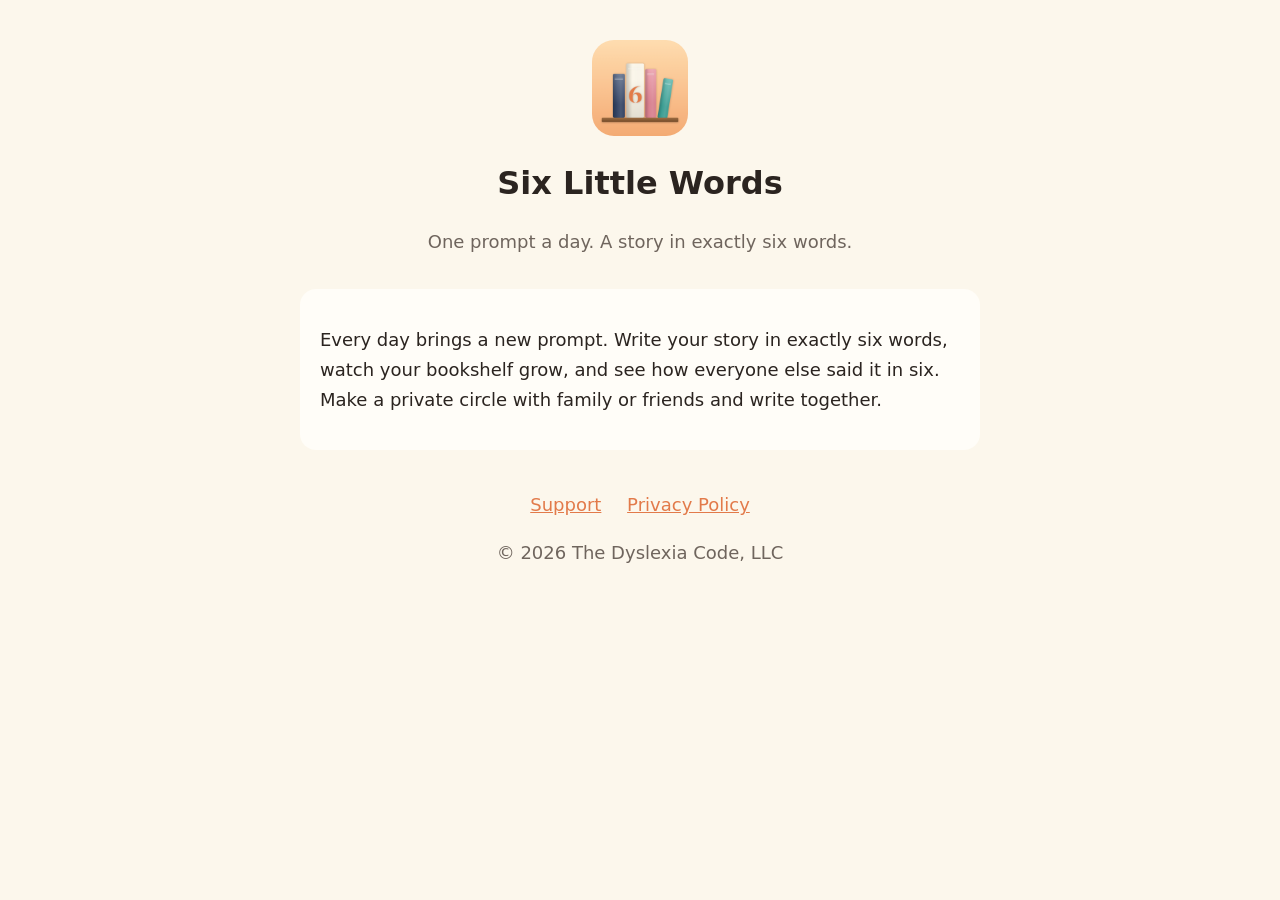
<file: index.html>
<!doctype html>
<html lang="en"><head><meta charset="utf-8"><meta name="viewport" content="width=device-width, initial-scale=1">
<title>Six Little Words</title><link rel="stylesheet" href="style.css"></head>
<body><main>
<header><img src="icon.png" alt="Six Little Words app icon"><h1>Six Little Words</h1>
<p class="muted">One prompt a day. A story in exactly six words.</p></header>
<div class="card"><p>Every day brings a new prompt. Write your story in exactly six words, watch your bookshelf grow, and see how everyone else said it in six. Make a private circle with family or friends and write together.</p></div>
<nav><a href="support.html">Support</a> <a href="privacy.html">Privacy Policy</a></nav>
<p class="muted" style="text-align:center">© 2026 The Dyslexia Code, LLC</p>
</main></body></html>
</file>
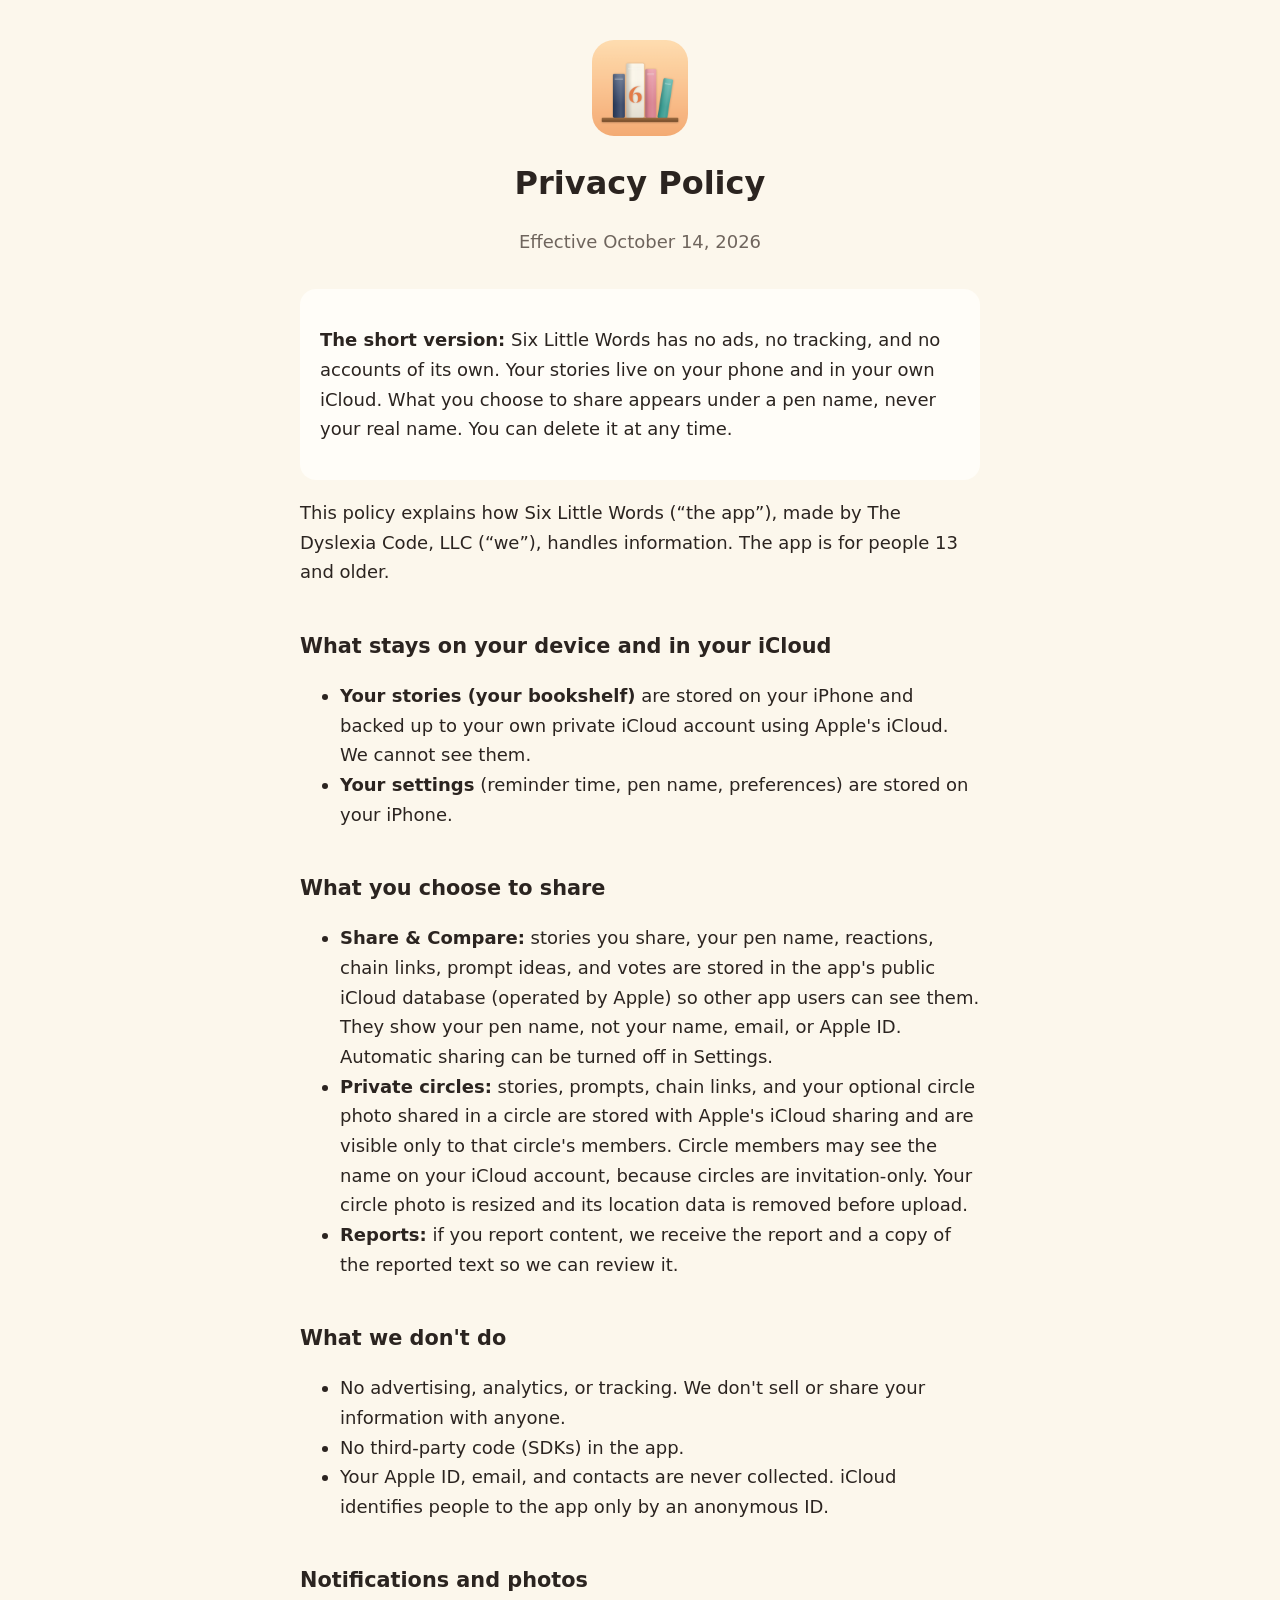
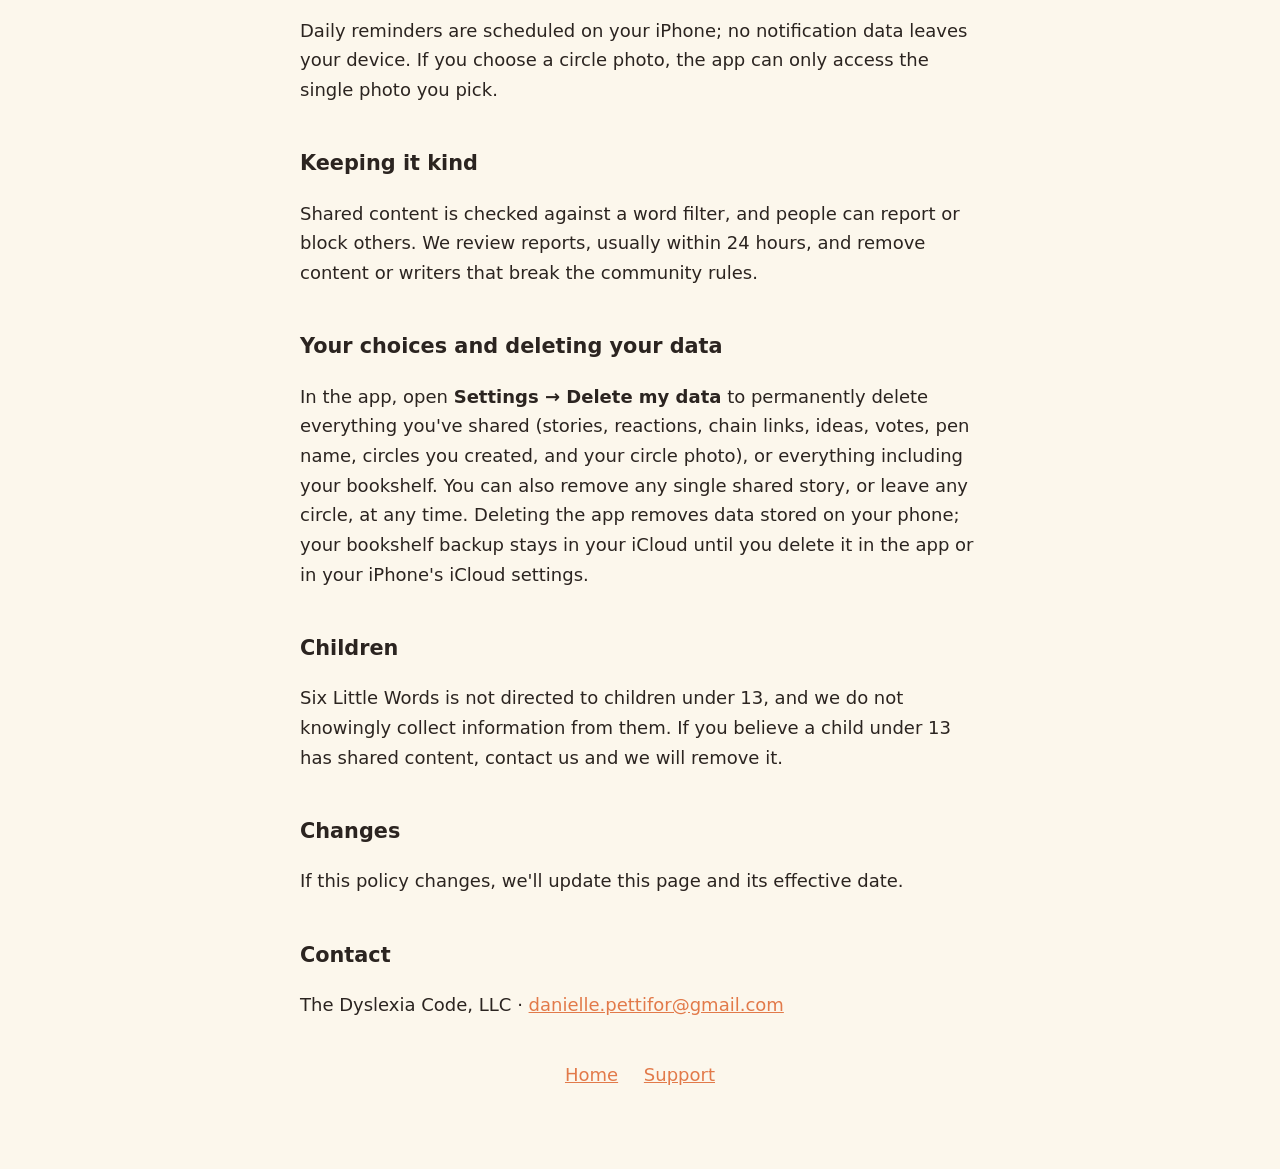
<file: privacy.html>
<!doctype html>
<html lang="en"><head><meta charset="utf-8"><meta name="viewport" content="width=device-width, initial-scale=1">
<title>Six Little Words Privacy Policy</title><link rel="stylesheet" href="style.css"></head>
<body><main>
<header><img src="icon.png" alt=""><h1>Privacy Policy</h1><p class="muted">Effective October 14, 2026</p></header>

<div class="card"><p><strong>The short version:</strong> Six Little Words has no ads, no tracking, and no accounts of its own. Your stories live on your phone and in your own iCloud. What you choose to share appears under a pen name, never your real name. You can delete it at any time.</p></div>

<p>This policy explains how Six Little Words (“the app”), made by The Dyslexia Code, LLC (“we”), handles information. The app is for people 13 and older.</p>

<h2>What stays on your device and in your iCloud</h2>
<ul>
<li><strong>Your stories (your bookshelf)</strong> are stored on your iPhone and backed up to your own private iCloud account using Apple's iCloud. We cannot see them.</li>
<li><strong>Your settings</strong> (reminder time, pen name, preferences) are stored on your iPhone.</li>
</ul>

<h2>What you choose to share</h2>
<ul>
<li><strong>Share &amp; Compare:</strong> stories you share, your pen name, reactions, chain links, prompt ideas, and votes are stored in the app's public iCloud database (operated by Apple) so other app users can see them. They show your pen name, not your name, email, or Apple ID. Automatic sharing can be turned off in Settings.</li>
<li><strong>Private circles:</strong> stories, prompts, chain links, and your optional circle photo shared in a circle are stored with Apple's iCloud sharing and are visible only to that circle's members. Circle members may see the name on your iCloud account, because circles are invitation-only. Your circle photo is resized and its location data is removed before upload.</li>
<li><strong>Reports:</strong> if you report content, we receive the report and a copy of the reported text so we can review it.</li>
</ul>

<h2>What we don't do</h2>
<ul>
<li>No advertising, analytics, or tracking. We don't sell or share your information with anyone.</li>
<li>No third-party code (SDKs) in the app.</li>
<li>Your Apple ID, email, and contacts are never collected. iCloud identifies people to the app only by an anonymous ID.</li>
</ul>

<h2>Notifications and photos</h2>
<p>Daily reminders are scheduled on your iPhone; no notification data leaves your device. If you choose a circle photo, the app can only access the single photo you pick.</p>

<h2>Keeping it kind</h2>
<p>Shared content is checked against a word filter, and people can report or block others. We review reports, usually within 24 hours, and remove content or writers that break the community rules.</p>

<h2>Your choices and deleting your data</h2>
<p>In the app, open <strong>Settings → Delete my data</strong> to permanently delete everything you've shared (stories, reactions, chain links, ideas, votes, pen name, circles you created, and your circle photo), or everything including your bookshelf. You can also remove any single shared story, or leave any circle, at any time. Deleting the app removes data stored on your phone; your bookshelf backup stays in your iCloud until you delete it in the app or in your iPhone's iCloud settings.</p>

<h2>Children</h2>
<p>Six Little Words is not directed to children under 13, and we do not knowingly collect information from them. If you believe a child under 13 has shared content, contact us and we will remove it.</p>

<h2>Changes</h2>
<p>If this policy changes, we'll update this page and its effective date.</p>

<h2>Contact</h2>
<p>The Dyslexia Code, LLC · <a href="mailto:danielle.pettifor@gmail.com?subject=Six%20Little%20Words%20Privacy">danielle.pettifor@gmail.com</a></p>

<nav><a href="index.html">Home</a> <a href="support.html">Support</a></nav>
</main></body></html>
</file>
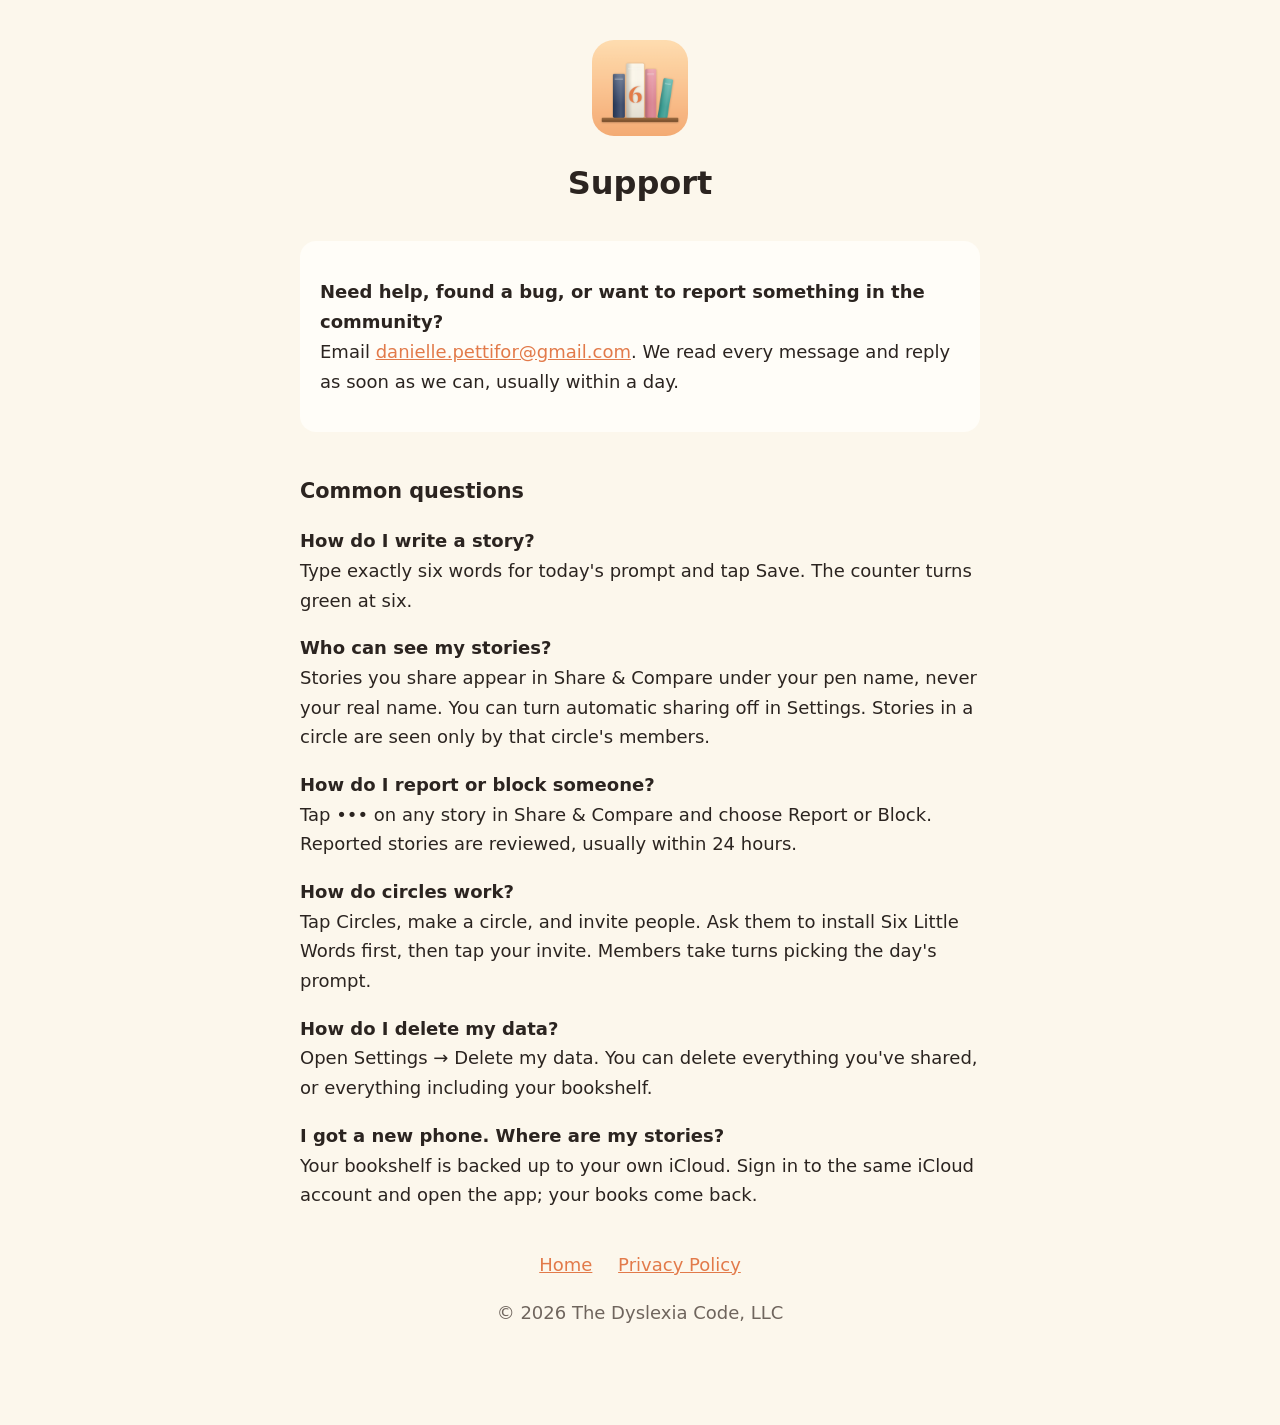
<file: support.html>
<!doctype html>
<html lang="en"><head><meta charset="utf-8"><meta name="viewport" content="width=device-width, initial-scale=1">
<title>Six Little Words Support</title><link rel="stylesheet" href="style.css"></head>
<body><main>
<header><img src="icon.png" alt=""><h1>Support</h1></header>

<div class="card"><p><strong>Need help, found a bug, or want to report something in the community?</strong><br>
Email <a href="mailto:danielle.pettifor@gmail.com?subject=Six%20Little%20Words">danielle.pettifor@gmail.com</a>. We read every message and reply as soon as we can, usually within a day.</p></div>

<h2>Common questions</h2>
<p><strong>How do I write a story?</strong><br>Type exactly six words for today's prompt and tap Save. The counter turns green at six.</p>
<p><strong>Who can see my stories?</strong><br>Stories you share appear in Share &amp; Compare under your pen name, never your real name. You can turn automatic sharing off in Settings. Stories in a circle are seen only by that circle's members.</p>
<p><strong>How do I report or block someone?</strong><br>Tap ••• on any story in Share &amp; Compare and choose Report or Block. Reported stories are reviewed, usually within 24 hours.</p>
<p><strong>How do circles work?</strong><br>Tap Circles, make a circle, and invite people. Ask them to install Six Little Words first, then tap your invite. Members take turns picking the day's prompt.</p>
<p><strong>How do I delete my data?</strong><br>Open Settings → Delete my data. You can delete everything you've shared, or everything including your bookshelf.</p>
<p><strong>I got a new phone. Where are my stories?</strong><br>Your bookshelf is backed up to your own iCloud. Sign in to the same iCloud account and open the app; your books come back.</p>

<nav><a href="index.html">Home</a> <a href="privacy.html">Privacy Policy</a></nav>
<p class="muted" style="text-align:center">© 2026 The Dyslexia Code, LLC</p>
</main></body></html>
</file>
<file: style.css>
:root { --paper:#fcf7ec; --card:#fffdf8; --ink:#2b2420; --soft:#6f655d; --accent:#e27a4a; }
@media (prefers-color-scheme: dark) { :root { --paper:#24211e; --card:#33302b; --ink:#f3ede4; --soft:#b9afa4; } }
* { box-sizing: border-box; }
body { margin:0; background:var(--paper); color:var(--ink); font: 18px/1.65 ui-rounded, "SF Pro Rounded", -apple-system, system-ui, sans-serif; }
main { max-width: 720px; margin: 0 auto; padding: 40px 20px 80px; }
header { text-align:center; margin-bottom: 32px; }
header img { width: 96px; height: 96px; border-radius: 22px; }
h1 { font-size: 2rem; margin: 12px 0 4px; }
h2 { font-size: 1.3rem; margin-top: 2em; }
p, li { color: var(--ink); }
.muted { color: var(--soft); }
.card { background: var(--card); border-radius: 16px; padding: 18px 20px; margin: 16px 0; }
a { color: var(--accent); }
nav { text-align:center; margin-top: 40px; }
nav a { margin: 0 10px; }
</file>
